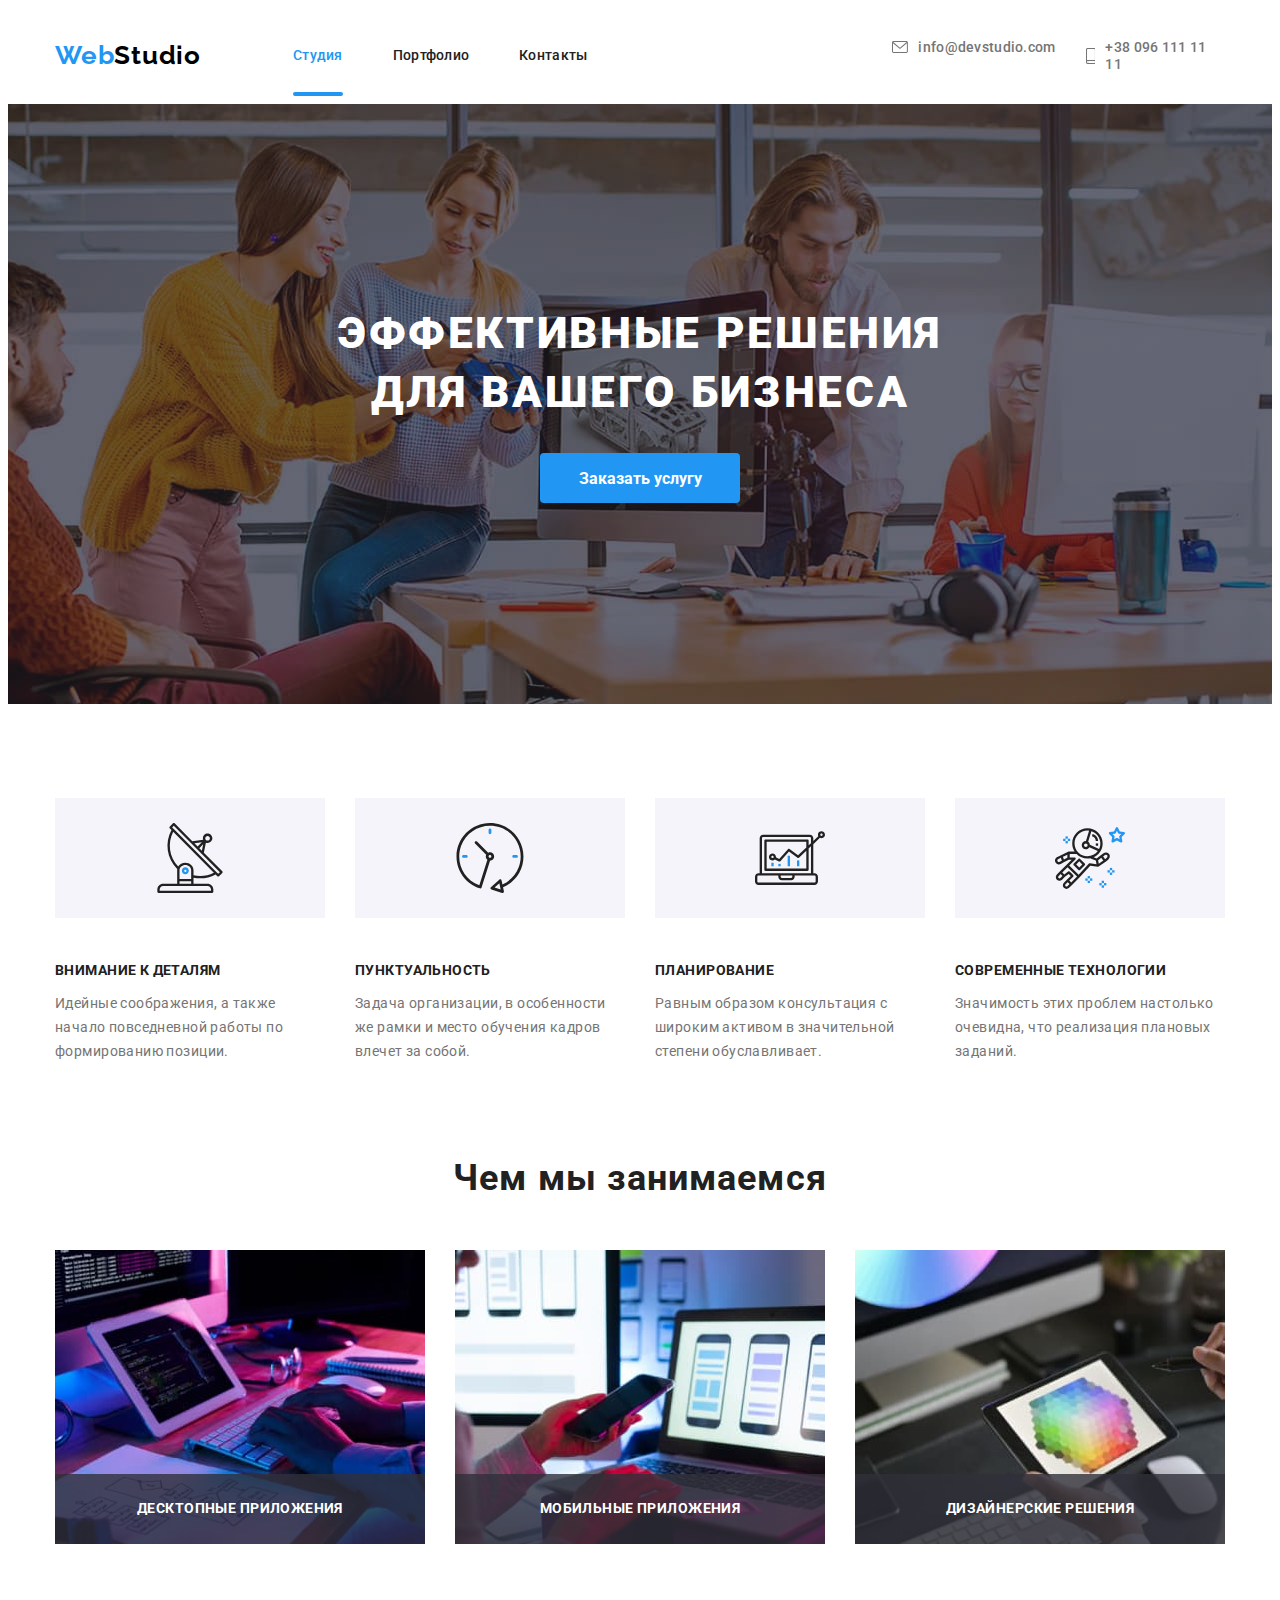
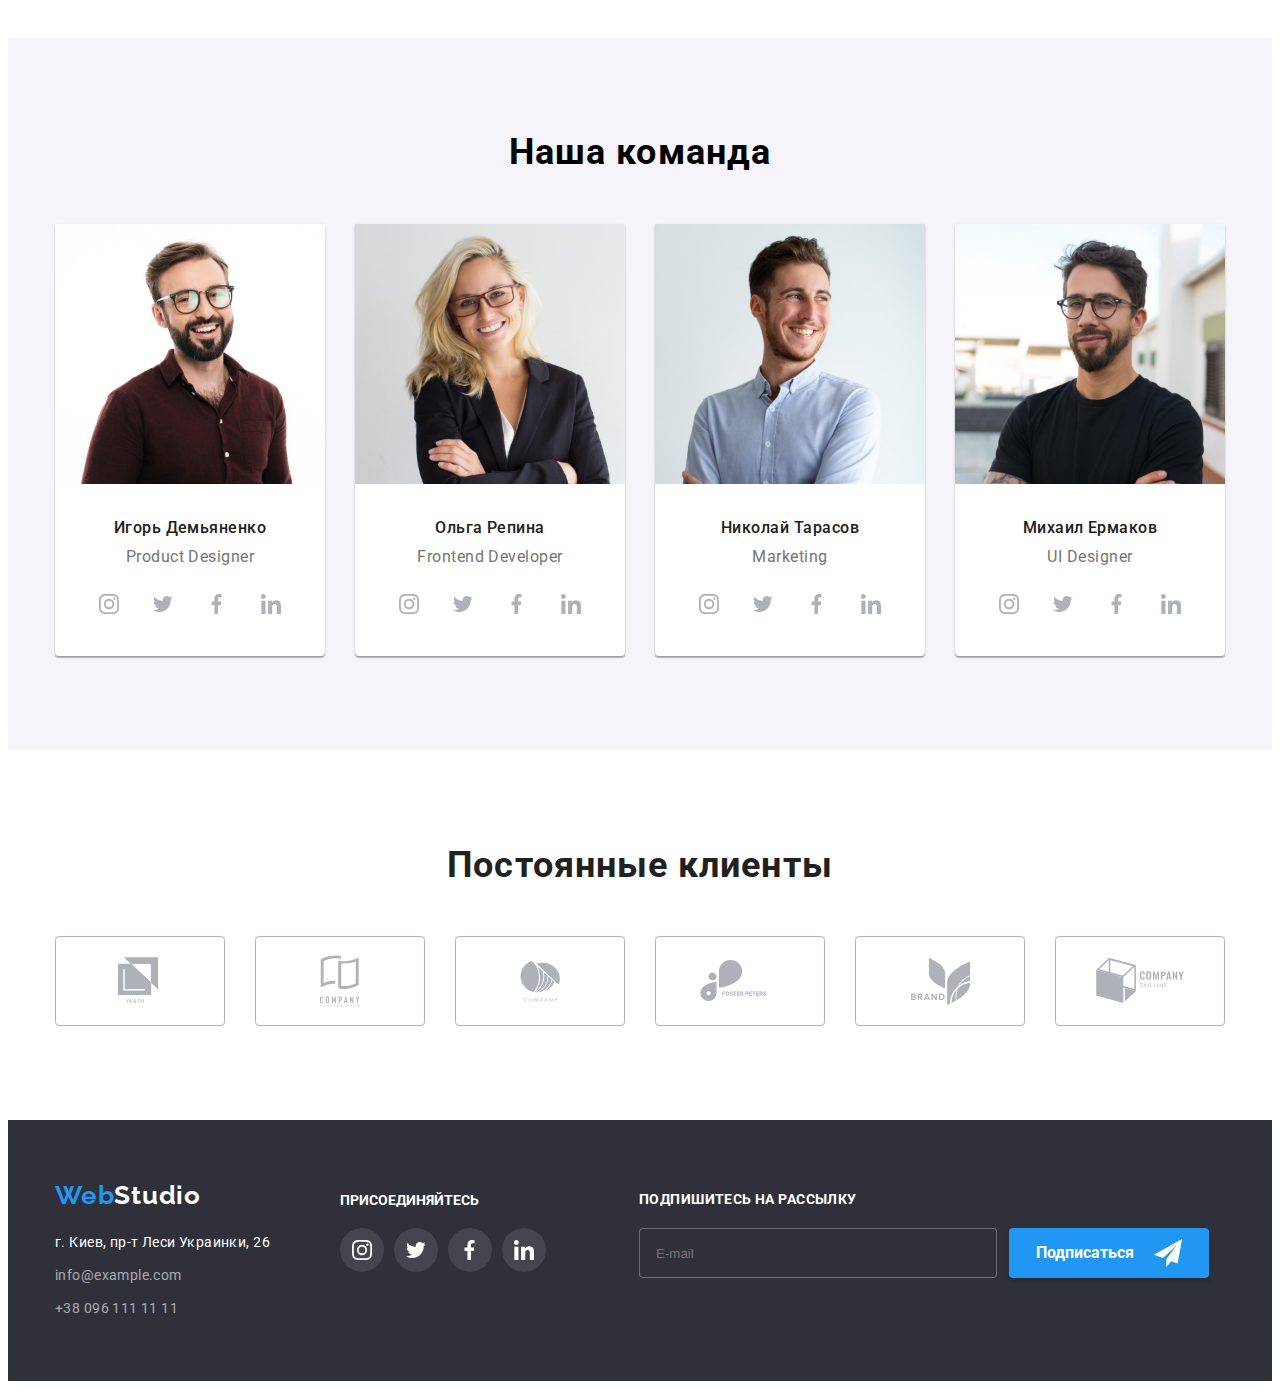
<file: index.html>
<!DOCTYPE html>
<html lang="ru">
<head>
    <meta charset="UTF-8">
    <meta name="viewport" content="width=device-width, initial-scale=1.0">
    <title>goit-markup-hw-07</title>
    <link rel="preconnect" href="https://fonts.gstatic.com">
    <link href="https://fonts.googleapis.com/css2?family=Raleway:wght@700&family=Roboto:wght@400;500;700;900&display=swap"
        rel="stylesheet">
    <link rel="stylesheet" href="https://cdnjs.cloudflare.com/ajax/libs/modern-normalize/1.0.0/modern-normalize.min.css"
        integrity="sha512-ISS7cAi1PEhQ8jnbJpJZMd29NlhNj4AWYyLOSp2CE/CsHxTCu+r+t0D2yoJudVrd0/8fTVPUVDzY5Tvli75u/g=="
        crossorigin="anonymous" />
    <link rel="stylesheet" href="./css/main.min.css">
</head>
<body>
    <header>
        <div class="container-header">   
        <nav class="nav">
            <a class="logo-header" href="">Web<span class="logo-header-2">Studio</span></a>
            <ul class="nav-list">
                <li class="item"><a class="active" href="./index.html">Студия</a></li>
                <li class="item"><a href="./portfolio.html">Портфолио</a></li>
                <li class="item"><a href="#">Контакты</a></li>
            </ul>
        </nav>
            <ul class="contact-us">
                <li class="item">
                    <a href="mailto:info@devstudio.com">
                        <svg class="icon-letter" width="16" height="12">
                            <use href="./images/symbol-defs.svg#icon-letter"></use>
                        </svg>
                            info@devstudio.com
                    </a>
                </li>
                <li class="item">
                    <a href="callto:+380961111111">
                        <svg class="icon-smartphone" width="10" height="16">
                            <use href="./images/symbol-defs.svg#icon-smartphone"></use>
                        </svg>
                        +38 096 111 11 11
                    </a>
                </li>
            </ul>
        </div>
    </header>
    <main>
        <!--hero-->
        <section class="section-hero">
                <h1 class="hero-title" >Эффективные решения <br> для вашего бизнеса</h1>
                <button data-modal-open class="button-hero">Заказать услугу</button>    
        </section>
        <!--futures-->
        <section class="futures-list">
            <div class="container">
                <ul class="futures-flex">
                    <li class="item icon-detales">
                        <h3 class="futures-list-title">Внимание к деталям</h3>
                        <p class="futures-list-description">Идейные соображения, а также начало повседневной работы по формированию позиции.</p>
                    </li>
                    <li class="item icon-intime">
                        <h3 class="futures-list-title">Пунктуальность</h3>
                        <p class="futures-list-description">Задача организации, в особенности же рамки и место обучения кадров влечет за собой.</p>
                    </li>
                    <li class="item icon-plan">
                        <h3 class="futures-list-title">Планирование</h3>
                        <p class="futures-list-description">Равным образом консультация с широким активом в значительной степени обуславливает.</p>
                    </li>
                    <li class="item icon-tech">
                        <h3 class="futures-list-title">Современные технологии</h3>
                        <p class="futures-list-description">Значимость этих проблем настолько очевидна, что реализация плановых заданий.</p>
                    </li>
                </ul>
            </div>
        </section>
        <!--what we are do-->
        <section class=" our-work">
            <div class="container container-our-work">
                <h2 class="what-we-are-do">Чем мы занимаемся</h2>
                    <ul class="work-flex">
                        <li class="item desctop-app">
                                <img src="./images/box1.jpg" alt="photo box 1">
                                <div class="description-our-work">
                                    Десктопные приложения
                                </div>
                        </li>
                        <li class="item mobile-app">
                                <img src="./images/box2.jpg" alt="photo box 1">
                                <div class="description-our-work">
                                    Мобильные приложения
                                </div>
                        </li>
                        <li class="item designe-solution">
                            <img src="./images/box3.jpg" alt="photo box 1">
                            <div class="description-our-work">
                                Дизайнерские решения
                            </div>
                        </li>
                    </ul>
            </div>
        </section>
        <!--our team-->
        <section class="our-team"> 
            <div class="container">
                <h2>Наша команда</h2>
                <ul class="our-team-list">
                    <li class="item">
                        <img src="./images/img.jpg" alt="Игорь Демьяненко">
                        <div>
                            <h3>Игорь Демьяненко</h3>
                            <p>Product Designer</p>
                            <ul class="soc-list">
                                <li class="soc-item">
                                    <a class="soc-link" href="">
                                        <svg class="soc-icon">
                                            <use href="./images/symbol-defs.svg#icon-instagram"></use>
                                        </svg>
                                    </a>
                                </li>
                                <li class="soc-item">
                                    <a class="soc-link" href="">
                                        <svg class="soc-icon">
                                            <use href="./images/symbol-defs.svg#icon-twitter"></use>
                                        </svg>
                                    </a>
                                </li>
                                <li class="soc-item">
                                    <a class="soc-link" href="">
                                        <svg class="soc-icon">
                                            <use href="./images/symbol-defs.svg#icon-facebook"></use>
                                        </svg>
                                    </a>
                                </li>
                                <li class="soc-item">
                                    <a class="soc-link" href="">
                                        <svg class="soc-icon">
                                            <use href="./images/symbol-defs.svg#icon-linkedin"></use>
                                        </svg>
                                    </a>
                                </li>
                            </ul>
                        </div>
                    </li>
                    <li class="item">
                        <img src="./images/img1.jpg" alt="Ольга Репина">
                        <div>
                            <h3>Ольга Репина</h3>
                            <p>Frontend Developer</p>
                            <ul class="soc-list" >
                                <li class="soc-item">
                                    <a class="soc-link" href=""> 
                                        <svg class="soc-icon">
                                            <use href="./images/symbol-defs.svg#icon-instagram"></use>
                                        </svg>
                                    </a>
                                </li>
                                <li class="soc-item">
                                    <a class="soc-link" href="">
                                        <svg class="soc-icon">
                                            <use href="./images/symbol-defs.svg#icon-twitter"></use>
                                        </svg>
                                    </a>
                                </li>
                                <li class="soc-item">
                                    <a class="soc-link" href="">
                                        <svg class="soc-icon">
                                            <use href="./images/symbol-defs.svg#icon-facebook"></use>
                                        </svg>
                                    </a>
                                </li>
                                <li class="soc-item">
                                    <a class="soc-link" href="">
                                        <svg class="soc-icon">
                                            <use href="./images/symbol-defs.svg#icon-linkedin"></use>
                                        </svg>
                                    </a>
                                </li>
                            </ul>
                        </div>
                    </li>
                    <li class="item">
                        <img src="./images/img2.jpg" alt="Николай Тарасов">
                        <div>
                            <h3>Николай Тарасов</h3>
                            <p>Marketing</p>
                            <ul class="soc-list">
                                <li class="soc-item">
                                    <a class="soc-link" href="">
                                        <svg class="soc-icon">
                                            <use href="./images/symbol-defs.svg#icon-instagram"></use>
                                        </svg>
                                    </a>
                                </li>
                                <li class="soc-item">
                                    <a class="soc-link" href="">
                                        <svg class="soc-icon">
                                            <use href="./images/symbol-defs.svg#icon-twitter"></use>
                                        </svg>
                                    </a>
                                </li>
                                <li class="soc-item">
                                    <a class="soc-link" href="">
                                        <svg class="soc-icon">
                                            <use href="./images/symbol-defs.svg#icon-facebook"></use>
                                        </svg>
                                    </a>
                                </li>
                                <li class="soc-item">
                                    <a class="soc-link" href="">
                                        <svg class="soc-icon">
                                            <use href="./images/symbol-defs.svg#icon-linkedin"></use>
                                        </svg>
                                    </a>
                                </li>
                            </ul>
                        </div>
                    </li>
                    <li class="item">
                        <img src="./images/img3.jpg" alt="Михаил Ермаков">
                        <div>
                            <h3>Михаил Ермаков</h3>
                            <p>UI Designer</p>
                            <ul class="soc-list">
                                <li class="soc-item">
                                    <a class="soc-link" href="">
                                        <svg class="soc-icon">
                                            <use href="./images/symbol-defs.svg#icon-instagram"></use>
                                        </svg>
                                    </a>
                                </li>
                                <li class="soc-item">
                                    <a class="soc-link" href="">
                                        <svg class="soc-icon">
                                            <use href="./images/symbol-defs.svg#icon-twitter"></use>
                                        </svg>
                                    </a>
                                </li>
                                <li class="soc-item">
                                    <a class="soc-link" href="">
                                        <svg class="soc-icon">
                                            <use href="./images/symbol-defs.svg#icon-facebook"></use>
                                        </svg>
                                    </a>
                                </li>
                                <li class="soc-item">
                                    <a class="soc-link" href="">
                                        <svg class="soc-icon">
                                            <use href="./images/symbol-defs.svg#icon-linkedin"></use>
                                        </svg>
                                    </a>
                                </li>
                            </ul>
                        </div>
                    </li>
                </ul>
            </div>
        </section>
        <!--cliens-->
        <section class="client">
                    <div class="container">
                        <h2 class="client-title">Постоянные клиенты</h2>
                        <ul class="client-list">
                            <li class="client-item">
                                <a class="client-link" href="">
                                    <svg class="client-icon" width="44.27" height="49.23">
                                        <use href="./images/symbol-defs.svg#icon-brand-1"></use>
                                    </svg>
                                </a>
                            </li>
                            <li class="client-item">
                                <a class="client-link" href="">
                                    <svg class="client-icon" width="40" height="52">
                                        <use href="./images/symbol-defs.svg#icon-brand-2"></use>
                                    </svg>
                                </a>
                            </li>
                            <li class="client-item">
                                <a class="client-link" href="">
                                    <svg class="client-icon" width="41" height="41.26">
                                        <use href="./images/symbol-defs.svg#icon-brand-3"></use>
                                    </svg>
                                </a>
                            </li>
                            <li class="client-item">
                                <a class="client-link" href="">
                                    <svg class="client-icon" width="79.66" height="42.02">
                                        <use href="./images/symbol-defs.svg#icon-brand-4"></use>
                                    </svg>
                                </a>
                            </li>
                            <li class="client-item">
                                <a class="client-link" href="">
                                    <svg class="client-icon" width="59" height="47">
                                        <use href="./images/symbol-defs.svg#icon-brand-5"></use>
                                    </svg>
                                </a>
                            </li>
                            <li class="client-item">
                                <a class="client-link" href="">
                                    <svg class="client-icon" width="88.48" height="45.44">
                                        <use href="./images/symbol-defs.svg#icon-brand-6"></use>
                                    </svg>
                                </a>
                            </li>

                        </ul>
                    </div>
        </section>
    </main>
    <footer class="footer">
        <div class="container footer-block">
            <div class="contact-block">
                <a class="logo-footer" href="">Web<span class="logo-footer-2">Studio</span></a>
                <address class="address">
                <ul class="address-list">
                    <li>
                        <a class="address-office" href="#">г. Киев, пр-т Леси Украинки, 26</a>
                    </li>
                    <li class="address-item">
                        <a class="address-mail" href="mailto:info@example.com">info@example.com</a>
                    </li>
                    <li class="address-item">
                        <a class="address-phone" href="callto:+380961111111">+38 096 111 11 11</a>
                    </li>
                </ul>
                </address>
            </div>
            <div class="soc-block">
                <h3>ПРИСОЕДИНЯЙТЕСЬ</h3>
                <ul>
                <li class="soc-item">
                    <a class="soc-link" href="">
                        <svg class="soc-icon icon-footer">
                            <use href="./images/symbol-defs.svg#icon-instagram"></use>
                        </svg>
                    </a>
                </li>
                <li class="soc-item">
                    <a class="soc-link" href="">
                        <svg class="soc-icon icon-footer">
                            <use href="./images/symbol-defs.svg#icon-twitter"></use>
                        </svg>
                    </a>
                </li>
                <li class="soc-item">
                    <a class="soc-link" href="">
                        <svg class="soc-icon icon-footer">
                            <use href="./images/symbol-defs.svg#icon-facebook"></use>
                        </svg>
                    </a>
                </li>
                <li class="soc-item">
                    <a class="soc-link" href="">
                        <svg class="soc-icon icon-footer">
                            <use href="./images/symbol-defs.svg#icon-linkedin"></use>
                        </svg>
                    </a>
                </li>
                </ul>   
            </div>
            <div class="mailing-block">
                <form class="mailing-form">
                    <h3>Подпишитесь на рассылку</h3>
                    <div class="mailing-block">
                        <label >
                            <input class="input-mailing" type="email" name="email-mailing" placeholder="E-mail">
                            </label>
                            <button class="mailing-button">
                                Подписаться 
                                <svg class="client-icon" width="28" height="28" >
                                    <use href="./images/symbol-defs.svg#icon-send"></use>
                                </svg>
                            </button>
                    </div>
                </form>
            </div>
        </div>
    </footer>
    <!-- MODAL WINDOW -->
    <div data-modal class="backdrop is-hidden">
        <div class="modal">
            
            <form class="modal">
                <div class="modal-title">
                    <p>Оставьте свои данные, мы вам перезвоним</p>
                </div>
                <label class="modal-field">
                    <span class="modal-label">Имя</span>
                    <span>
                    <input class="input-name" type="text" name="name">
                        <svg class="icon modal-name">
                            <use href="./images/symbol-defs.svg#icon-person-form"></use>
                        </svg>
                    </span>
                </label>
                <label class="modal-field">
                    <span class="modal-label">Телефон</span>
                    <span>
                        <input class="input-tel" type="tel" name="tel">
                        <svg class="icon modal-tel">
                            <use href="./images/symbol-defs.svg#icon-phone-form"></use>
                        </svg>
                    </span>
                </label>
                <label class="modal-field">
                    <span class="modal-label">Почта</span>
                    <span>
                        <input class="input-email" type="email" name="email">
                        <svg class="icon modal-email">
                            <use href="./images/symbol-defs.svg#icon-email-form"></use>
                        </svg>
                    </span>
                </label>
                <label class="modal-field">
                    <span class="modal-label">Комментарий</span>
                    <textarea name="textarea"  rows="5" placeholder="Введите текст"></textarea>
                </label>
                <label class="modal-checkbox">
                    <input class="check-input" type="checkbox" name="checkbox">
                    <span class="check-box"></span>
                    Соглашаюсь с рассылкой и принимаю <a href=""> Условия договора</a>
                </label>
                <button class="button-submit" type="submit">Отправить</button>
            </form>
            <button data-modal-close class="button-modal">
                <svg class="icon-modal">
                    <use href="./images/symbol-defs.svg#icon-close"></use>
                </svg>
            </button>
        </div>
    </div>
    <script src="./js/modal.js"></script>
</body>
</html>
</file>
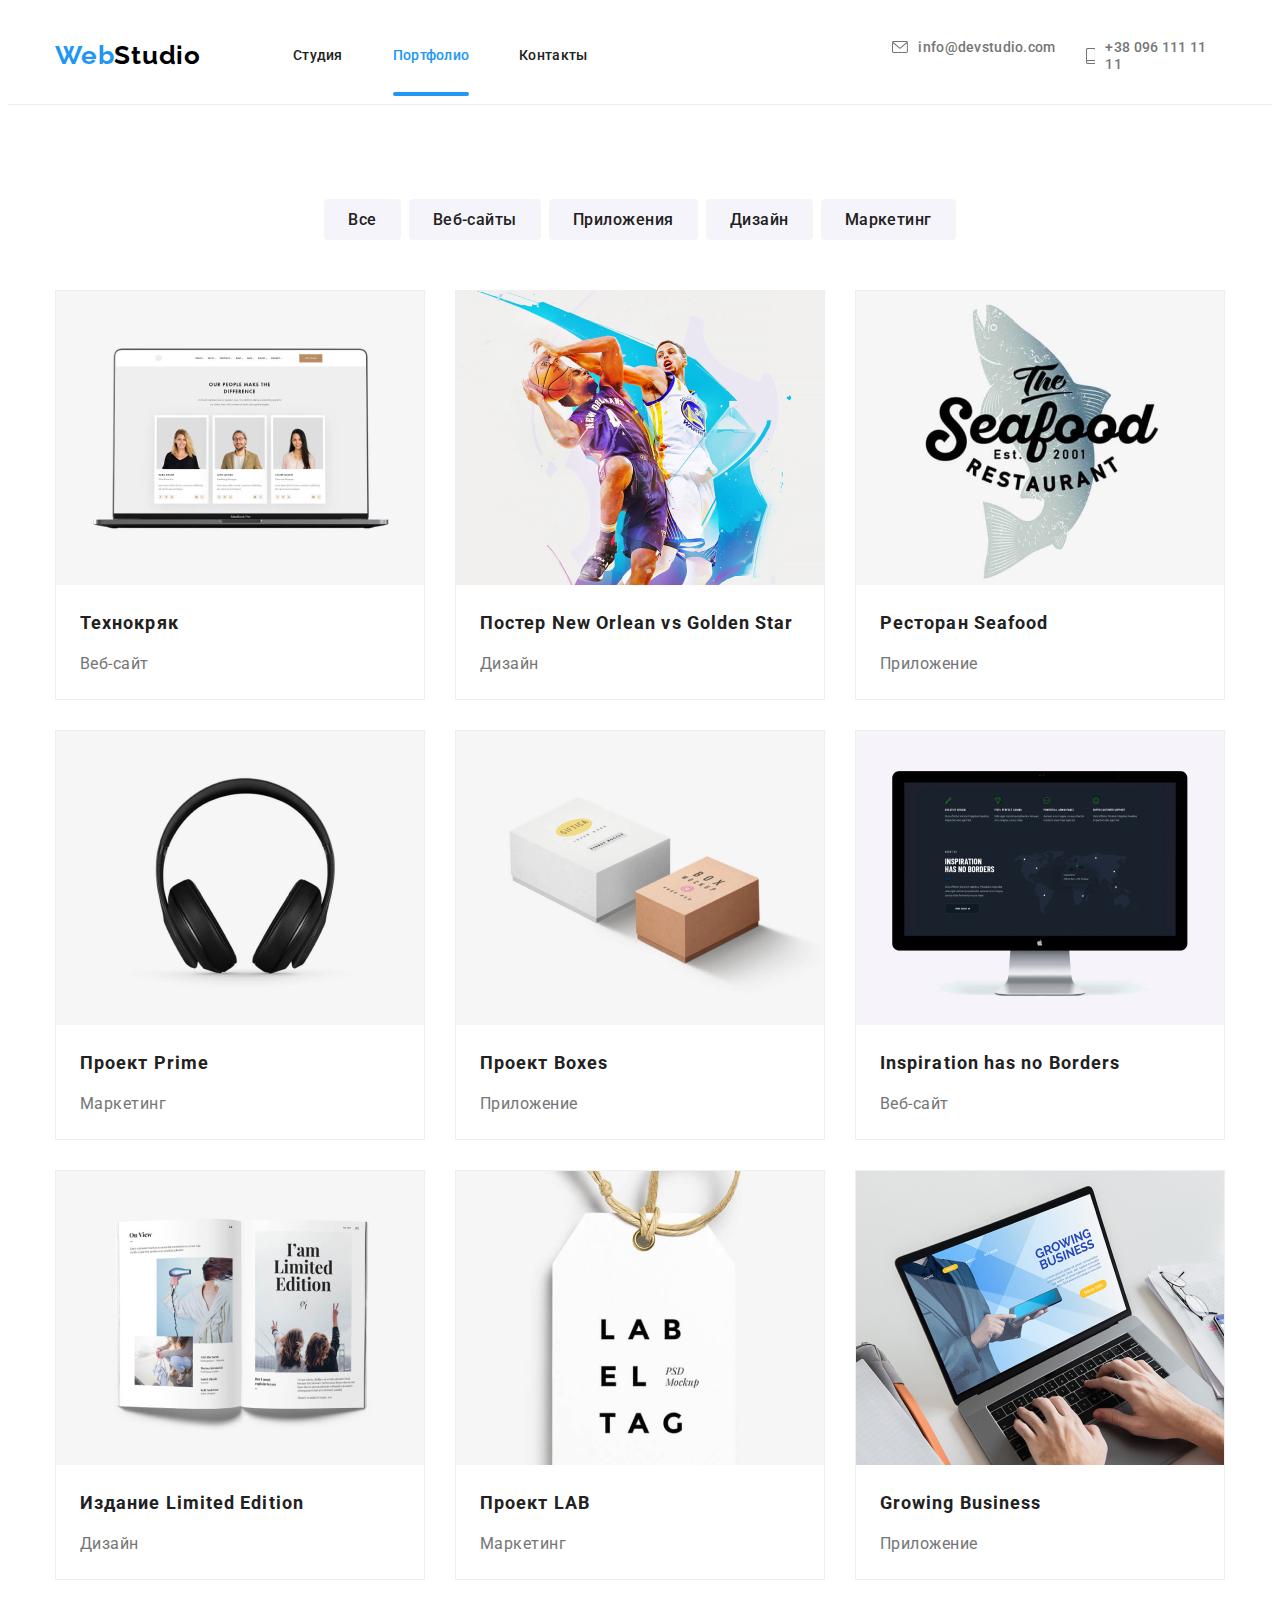
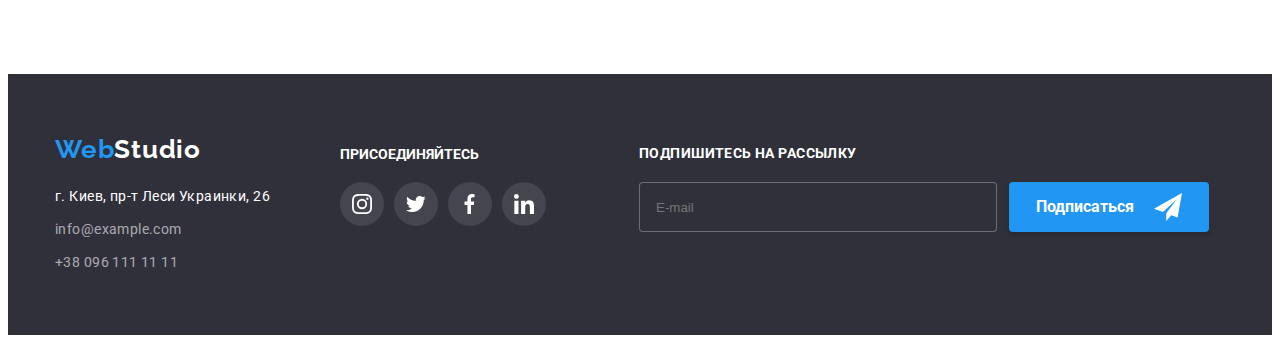
<file: portfolio.html>
<!DOCTYPE html>
<html lang="ru">

<head>
    <meta charset="UTF-8">
    <meta name="viewport" content="width=device-width, initial-scale=1.0">
    <title>goit-markup-hw-07</title>
    <link rel="preconnect" href="https://fonts.gstatic.com">
    <link href="https://fonts.googleapis.com/css2?family=Raleway:wght@700&family=Roboto:wght@400;500;700;900&display=swap"
        rel="stylesheet">
    <link rel="stylesheet" href="https://cdnjs.cloudflare.com/ajax/libs/modern-normalize/1.0.0/modern-normalize.min.css"
        integrity="sha512-ISS7cAi1PEhQ8jnbJpJZMd29NlhNj4AWYyLOSp2CE/CsHxTCu+r+t0D2yoJudVrd0/8fTVPUVDzY5Tvli75u/g=="
        crossorigin="anonymous" />
    <link rel="stylesheet" href="./css/main.min.css">
</head>


<body>
    <header>
        <div class="container-header">
            <nav class="nav">
                <a class="logo-header" href="">Web<span class="logo-header-2">Studio</span></a>
                <ul class="nav-list">
                    <li class="item"><a href="./index.html">Студия</a></li>
                    <li class="item"><a class="active" href="./portfolio.html">Портфолио</a></li>
                    <li class="item"><a href="#">Контакты</a></li>
                </ul>
            </nav>
                <ul class="contact-us">
                    <li class="item">
                        <a href="mailto:info@devstudio.com">
                            <svg class="icon-letter" width="16" height="12">
                                <use href="./images/symbol-defs.svg#icon-letter"></use>
                            </svg>
                            info@devstudio.com
                        </a>
                    </li>
                    <li class="item">
                        <a href="callto:+380961111111">
                            <svg class="icon-smartphone" width="10" height="16">
                                <use href="./images/symbol-defs.svg#icon-smartphone"></use>
                            </svg>
                            +38 096 111 11 11
                        </a>
                    </li>
                </ul>
        </div>
    </header>
    <main>
        <!--portfolio section-->
        <section class="portfolio-section">
            <div class="container">
                <h1 hidden>Портфолио</h1>
                    <ul class="portfolio-section-list">
                        <li class="item"><button type="button">Все</button></li>
                        <li class="item"><button type="button">Веб-сайты</button></li>
                        <li class="item"><button type="button">Приложения</button></li>
                        <li class="item"><button type="button">Дизайн</button></li>
                        <li class="item"><button type="button">Маркетинг</button></li>
                    </ul>
                    <ul class="portfolio-list">
                        <li class="item">
                            <a class="portfolio-link" href="#">
                                <div class="portfolio-thumb">
                                    <img src="./images/portfolio1.jpg" alt="portfolio">
                                    <div class="overlay">
                                        <p class="overlay-description">Технокряк это современная площадка распространения коронавируса. Компании используют эту платформу для цифрового
                                        шпионажа и атак на защищённые сервера конкурентов.</p>
                                    </div>
                                </div>
                                <div class="item-title">
                                    <h2>Технокряк</h2>
                                    <p class="portfolio-list-title">Веб-сайт</p>
                                </div>
                            </a>
                        </li>
                        <li class="item">
                            <a class="portfolio-link"  href="#">
                                <div class="portfolio-thumb">
                                    <img src="./images/portfolio2.jpg" alt="portfolio2">
                                    <div class="overlay">
                                        <p class="overlay-description">Lorem ipsum dolor sit amet.</p>
                                    </div>
                                </div>
                                <div class="item-title">
                                    <h2>Постер New Orlean vs Golden Star</h2>
                                    <p class="portfolio-list-title">Дизайн</p>
                                </div>
                            </a>
                        </li>
                        <li class="item">
                            <a class="portfolio-link" href="#">
                                <div class="portfolio-thumb">
                                    <img src="./images/portfolio3.jpg" alt="portfolio3">
                                    <div class="overlay">
                                        <p class="overlay-description">Lorem ipsum dolor sit amet consectetur.</p>
                                    </div>
                                </div>
                                <div class="item-title">
                                <h2>Ресторан Seafood</h2>
                                <p class="portfolio-list-title">Приложение</p>
                                </div>
                            </a>
                        </li>
                        <li class="item">
                            <a class="portfolio-link" href="#">
                                <div class="portfolio-thumb">
                                    <img src="./images/portfolio4.jpg" alt="portfolio4">
                                    <div class="overlay">
                                        <p class="overlay-description">Lorem ipsum dolor sit, amet consectetur adipisicing.</p>
                                    </div>
                                </div>
                                <div class="item-title">
                                <h2>Проект Prime</h2>
                                <p class="portfolio-list-title">Маркетинг</p>
                                </div>
                            </a>
                        </li>
                        <li class="item">
                            <a class="portfolio-link" href="#">
                                <div class="portfolio-thumb">
                                    <img src="./images/portfolio5.jpg" alt="portfolio5">
                                    <div class="overlay">
                                        <p class="overlay-description">Lorem ipsum dolor sit amet consectetur adipisicing elit.</p>
                                    </div>
                                </div>
                                <div class="item-title">
                                <h2>Проект Boxes</h2>
                                <p class="portfolio-list-title">Приложение</p>
                                </div>
                            </a>
                        </li>
                        <li class="item">
                            <a class="portfolio-link" href="#">
                                <div class="portfolio-thumb">
                                    <img src="./images/portfolio6.jpg" alt="portfolio6">
                                    <div class="overlay">
                                        <p class="overlay-description">Lorem ipsum dolor sit amet consectetur adipisicing elit. Impedit.</p>
                                    </div>
                                </div>
                                <div class="item-title">
                                <h2>Inspiration has no Borders</h2>
                                <p class="portfolio-list-title">Веб-сайт</p>
                                </div>
                            </a>
                        </li>
                        <li class="item">
                            <a class="portfolio-link" href="#">
                                <div class="portfolio-thumb">
                                    <img src="./images/portfolio7.jpg" alt="portfolio7">
                                    <div class="overlay">
                                        <p class="overlay-description">Lorem ipsum dolor sit amet consectetur adipisicing elit. Assumenda, enim?</p>
                                    </div>
                                </div>
                                <div class="item-title">
                                <h2>Издание Limited Edition</h2>
                                <p class="portfolio-list-title">Дизайн</p>
                                </div>
                            </a>
                        </li>
                        <li class="item">
                            <a class="portfolio-link" href="#">
                                <div class="portfolio-thumb">
                                    <img src="./images/portfolio8.jpg" alt="portfolio8">
                                    <div class="overlay">
                                        <p class="overlay-description">Lorem ipsum dolor sit amet consectetur adipisicing elit. Dolore, magnam deserunt.</p>
                                    </div>
                                </div>
                                <div class="item-title">
                                <h2>Проект LAB</h2>
                                <p class="portfolio-list-title">Маркетинг</p>
                            </div>
                            </a>
                        </li>
                        <li class="item">
                            <a class="portfolio-link" href="#">
                                <div class="portfolio-thumb">
                                    <img src="./images/portfolio9.jpg" alt="portfolio9">
                                    <div class="overlay">
                                        <p class="overlay-description">Lorem ipsum dolor sit amet consectetur adipisicing elit. Ipsam quaerat voluptates delectus.</p>
                                    </div>
                                </div>
                                <div class="item-title">
                                <h2>Growing Business</h2>
                                <p class="portfolio-list-title">Приложение</p>
                            </div>
                            </a>
                        </li>
                    </ul>
            </div>
        </section>
    </main>
<footer class="footer">
    <div class="container footer-block">
        <div class="contact-block">
            <a class="logo-footer" href="">Web<span class="logo-footer-2">Studio</span></a>
            <address class="address">
                <ul class="address-list">
                    <li>
                        <a class="address-office" href="#">г. Киев, пр-т Леси Украинки, 26</a>
                    </li>
                    <li class="address-item">
                        <a class="address-mail" href="mailto:info@example.com">info@example.com</a>
                    </li>
                    <li class="address-item">
                        <a class="address-phone" href="callto:+380961111111">+38 096 111 11 11</a>
                    </li>
                </ul>
            </address>
        </div>
        <div class="soc-block">
            <h3>ПРИСОЕДИНЯЙТЕСЬ</h3>
            <ul>
                <li class="soc-item">
                    <a class="soc-link" href="">
                        <svg class="soc-icon icon-footer">
                            <use href="./images/symbol-defs.svg#icon-instagram"></use>
                        </svg>
                    </a>
                </li>
                <li class="soc-item">
                    <a class="soc-link" href="">
                        <svg class="soc-icon icon-footer">
                            <use href="./images/symbol-defs.svg#icon-twitter"></use>
                        </svg>
                    </a>
                </li>
                <li class="soc-item">
                    <a class="soc-link" href="">
                        <svg class="soc-icon icon-footer">
                            <use href="./images/symbol-defs.svg#icon-facebook"></use>
                        </svg>
                    </a>
                </li>
                <li class="soc-item">
                    <a class="soc-link" href="">
                        <svg class="soc-icon icon-footer">
                            <use href="./images/symbol-defs.svg#icon-linkedin"></use>
                        </svg>
                    </a>
                </li>
            </ul>
        </div>
        <div class="mailing-block">
            <form class="mailing-form">
                <h3>Подпишитесь на рассылку</h3>
                <div class="mailing-block">
                    <label>
                        <input class="input-mailing" type="email" name="email-mailing" placeholder="E-mail">
                    </label>
                    <button class="mailing-button">
                        Подписаться
                        <svg class="client-icon" width="28" height="28">
                            <use href="./images/symbol-defs.svg#icon-send"></use>
                        </svg>
                    </button>
                </div>
            </form>
        </div>
    </div>
</footer>
</body>

</html>
</file>
<file: css/main.min.css>
:root{--primary-text-color: #757575;--title-text-color: #212121;--accent-color: #2196f3;--logo-color: #000000;--primary-bg-color: #ffffff;--bg-color: #2f303a}html{box-sizing:border-box}*,*::before,*::after{box-sizing:inherit}body{font-family:roboto, sans-serif;background-color:var(--primary-bg-color)}ul{list-style:none;margin-top:0;margin-bottom:0;padding-left:0}a{text-decoration:none}.container{width:1200px;padding-left:15px;padding-right:15px;margin-left:auto;margin-right:auto}.logo-header{width:145px;height:31px;left:215px;top:24px;font-family:Raleway;font-style:normal;font-weight:bold;font-size:26px;line-height:31px;letter-spacing:0.03em;color:var(--accent-color)}.logo-header-2{color:var(--logo-color)}.logo-footer{width:145px;height:31px;left:215px;top:2157px;font-family:Raleway;font-style:normal;font-weight:bold;font-size:26px;line-height:31px;letter-spacing:0.03em;color:var(--accent-color)}.logo-footer-2{color:var(--primary-bg-color)}.backdrop{position:fixed;top:0;left:0;width:100%;height:100%;background:rgba(0,0,0,0.2);opacity:1;transition:opacity 250ms cubic-bezier(0.4, 0, 0.2, 1)}.modal{position:absolute;top:50%;left:50%;transform:scale(1) translate(-50%, -50%);width:528px;height:581px;background-color:var(--primary-bg-color)}.backdrop.is-hidden .modal{transform:scale(0.9) translate(-50%, -50%);top:50%;left:50%}.button-modal{position:absolute;width:30px;height:30px;right:8px;top:8px;border:1px solid rgba(0,0,0,0.1);border-radius:50%;background-color:transparent}.button-modal:hover .icon-modal{fill:var(--accent-color)}.icon-modal{position:absolute;width:18px;height:18px;top:14px;left:14px;transform:translate(-50%, -50%)}.backdrop.is-hidden{opacity:0;pointer-events:none}form{padding:40px;display:flex;flex-direction:column}.input-name,.input-tel,.input-email{display:block;width:100%;border:1px solid rgba(33,33,33,0.2);border-radius:4px;height:40px;padding-left:42px}textarea{display:block;width:100%;border:1px solid rgba(33,33,33,0.2);border-radius:4px;resize:none}.modal-title p{margin-bottom:12px;margin-top:0px;font-family:Roboto;font-style:normal;font-weight:bold;font-size:20px;line-height:1.15;text-align:center;letter-spacing:0.03em;columns:var(--title-text-color)}.modal-field{position:relative;margin-bottom:10px}.modal-field .icon{position:absolute;width:18px;height:18px;bottom:11px;left:12px}.modal-label{font-family:Roboto;font-style:normal;font-weight:normal;font-size:12px;line-height:1.16;letter-spacing:0.01em;color:var(--primary-text-color)}.check-input{position:absolute;-webkit-appearance:none;-moz-appearance:none;border-color:transparent}.check-input:checked+.check-box{background-image:url(/images/icon-check.svg)}.modal-checkbox{position:relative;margin-left:36.38px;margin-bottom:30px;font-family:Roboto;font-style:normal;font-weight:normal;font-size:14px;line-height:1.7;letter-spacing:0.03em;color:var(--primary-text-color)}.modal-checkbox a{color:var(--accent-color);text-decoration:underline}.check-box{position:absolute;width:16px;height:15px;left:-24.38px;top:4px;background-image:url(/images/checkbox.svg);background-size:cover}textarea:focus,.input-name:focus,.input-tel:focus,.input-email:focus{outline:none;border-color:var(--accent-color)}.input-tel:focus+.modal-tel,.input-name:focus+.modal-name,.input-email:focus+.modal-email{fill:var(--accent-color)}textarea{padding:12px 16px;margin-bottom:20px}.modal{background:#ffffff;box-shadow:0px 1px 3px rgba(0,0,0,0.12),0px 1px 1px rgba(0,0,0,0.14),0px 2px 1px rgba(0,0,0,0.2);border-radius:4px}.button-submit{position:absolute;bottom:40px;left:164px;width:200px;height:50px;color:var(--primary-bg-color);box-shadow:0px 4px 4px rgba(0,0,0,0.15);border-radius:4px;background-color:var(--accent-color);border:none}.mailing-form{position:relative;padding:12px 0 0 93px}.mailing-form h3{margin:0 0 20px;font-family:Roboto;font-style:normal;font-weight:bold;font-size:14px;line-height:1.14;letter-spacing:0.03em;text-transform:uppercase;color:var(--primary-bg-color)}.mailing-block{display:flex}.input-mailing{width:358px;height:50px;padding:16px;color:var(--primary-bg-color);border:1px solid rgba(255,255,255,0.3);border-radius:4px;outline:none;background-color:var(--bg-color)}.mailing-button{display:flex;margin-left:12px;width:200px;height:50px;justify-content:space-evenly;align-items:center;box-shadow:0px 4px 4px rgba(0,0,0,0.15);border-radius:4px;background-color:var(--accent-color);color:var(--primary-bg-color);border:transparent;font-family:Roboto;font-style:normal;font-weight:bold;font-size:16px;line-height:1.87}.header{margin-bottom:0;padding-left:0;padding-right:0}.container-header{display:flex;flex-direction:row;justify-content:space-between;width:1170px;margin-left:auto;margin-right:auto}.nav{display:flex;align-items:center}.nav-list{display:flex;margin-left:93px;padding-left:0}.nav-list .item:not(:last-child){margin-right:50px}.nav-list a{position:relative;display:block;padding-top:32px;padding-bottom:32px}.nav-list .active{color:var(--accent-color)}.nav-list .active::after{content:" ";position:absolute;left:0;bottom:0;display:block;width:100%;height:4px;background-color:var(--accent-color);border-radius:2px}.nav-list a{font-family:Roboto;font-style:normal;font-weight:500;font-size:14px;line-height:1.2;letter-spacing:0.02em;color:var(--title-text-color)}.nav-list a:hover,.nav-list a:focus{color:var(--accent-color);transition-duration:500ms;transition-timing-function:cubic-bezier(0.4, 0, 0.2, 1)}.contact-us{display:flex;margin-top:0;margin-bottom:0;padding-left:0;margin-left:305px}.contact-us a{display:block;padding-top:31px;padding-bottom:31px;color:var(--primary-text-color)}.contact-us .item:not(:last-child){margin-right:30px}.contact-us a{display:inline-flex;font-family:Roboto;font-style:normal;font-weight:500;font-size:14px;line-height:1.2;letter-spacing:0.02em;color:var(--primary-text-color);align-items:center}.contact-us a:hover,.contact-us a:focus{color:var(--accent-color);transition-duration:500ms;transition-timing-function:cubic-bezier(0.4, 0, 0.2, 1)}.contact-us a:hover .icon-letter,.contact-us a:focus .icon-letter,.contact-us a:hover .icon-smartphone,.contact-us a:focus .icon-smartphone{fill:currentColor}.icon-letter,.icon-smartphone{margin-right:10px;fill:var(--primary-text-color)}.section-hero{padding-top:200px;padding-bottom:200px;margin-left:auto;margin-right:auto;background-image:linear-gradient(to right, rgba(47,48,58,0.4), rgba(47,48,58,0.4)),url("../images/hero-font.jpg");max-width:1600px;height:600px;background-repeat:no-repeat;background-position:center;background-size:cover}.hero-title{color:var(--primary-bg-color);font-family:Roboto;font-style:normal;font-weight:900;font-size:44px;line-height:1.36;letter-spacing:0.06em;text-transform:uppercase;text-align:center;margin-top:0;margin-bottom:30px}.button-hero{font-family:Roboto;font-style:normal;font-weight:bold;width:200px;height:50px;font-size:16px;line-height:1.2;background-color:var(--accent-color);color:var(--primary-bg-color);display:block;margin-top:0;margin-left:auto;margin-right:auto;border-style:solid;border-radius:4px;border-color:var(--accent-color)}.futures-list{padding-top:94px;padding-bottom:94px}.futures-list p{margin-top:0;margin-bottom:0}.futures-list h2{margin-top:0;margin-bottom:10px}.futures-list .item::before{display:block;height:120px;content:"";background-color:#f5f4fa;margin-bottom:30px;background-repeat:no-repeat;background-position:center}.futures-list .icon-detales::before{background-image:url("../images/antenna 1.svg")}.futures-list .icon-intime::before{background-image:url("../images/clock 1.svg")}.futures-list .icon-plan::before{background-image:url("../images/diagram 1.svg")}.futures-list .icon-tech::before{background-image:url("../images/astronaut 1.svg")}.futures-flex{display:flex;flex-wrap:wrap;padding-left:0}.futures-flex .item{display:flex;flex-direction:column;width:270px;margin-right:30px}.futures-flex .item:nth-child(4n){margin-right:0}.futures-list-title{font-style:normal;font-weight:bold;font-size:14px;line-height:1.2;letter-spacing:0.03em;text-transform:uppercase;color:var(--title-text-color)}.futures-list-description{font-style:normal;font-weight:normal;font-size:14px;line-height:1.71;letter-spacing:0.03em;color:var(--primary-text-color)}.work-flex{display:flex;padding-left:0}.work-flex .item{justify-content:space-between}.work-flex .item+.item{margin-left:30px}.work-flex img{display:block;width:370px;height:294px}.desctop-app,.mobile-app,.designe-solution{position:relative}.description-our-work{display:block;position:absolute;width:370px;height:70px;padding-top:27px;padding-bottom:27px;bottom:0;background-color:rgba(47,48,58,0.8);color:var(--primary-bg-color);font-family:Roboto;font-style:normal;font-weight:bold;font-size:14px;line-height:1.14;text-align:center;letter-spacing:0.03em;text-transform:uppercase}.our-work{padding-top:0px;padding-bottom:94px}.container-our-work{margin:auto}.what-we-are-do{font-family:Roboto;font-style:normal;font-weight:bold;font-size:36px;line-height:1.16;letter-spacing:0.03em;color:var(--title-text-color);margin-top:0;margin-bottom:50px;text-align:center}.our-team{background-color:#f5f4fa;padding-top:94px;padding-bottom:94px}.our-team h2{font-family:Roboto;font-style:normal;font-weight:bold;font-size:36px;line-height:1.16;letter-spacing:0.03em;display:block;margin-top:0;margin-bottom:50px;text-align:center}.our-team p{margin-top:0;margin-bottom:16px;font-style:normal;font-weight:normal;font-size:16px;line-height:1.2;letter-spacing:0.03em;color:var(--primary-text-color)}.our-team img{margin-top:0;margin-bottom:30px;width:270px;height:260px}.our-team .item{text-align:center;width:270px;background:var(--primary-bg-color);box-shadow:0px 1px 3px rgba(0,0,0,0.12),0px 1px 1px rgba(0,0,0,0.14),0px 2px 1px rgba(0,0,0,0.2);border-radius:0px 0px 4px 4px}.our-team-list{display:flex;padding-left:0}.our-team-list .item{justify-content:space-between;width:270px}.our-team-list .item+.item{margin-left:30px}.our-team-list h3{margin-top:0;margin-bottom:10px;font-style:normal;font-weight:500;font-size:16px;line-height:1.2;letter-spacing:0.03em;color:var(--title-text-color)}.soc-list{display:flex;margin:0px 32px 30px;padding-left:0px;justify-content:space-between;align-items:center}.soc-link{display:flex;justify-content:center;align-items:center;width:44px;height:44px;border-radius:50%}.soc-link:hover,.soc-link:focus{background-color:var(--accent-color);transition-duration:500ms;transition-timing-function:cubic-bezier(0.4, 0, 0.2, 1)}.soc-link:hover .soc-icon,.soc-link:focus .soc-icon{fill:var(--primary-bg-color);transition-duration:500ms;transition-timing-function:cubic-bezier(0.4, 0, 0.2, 1)}.soc-icon{width:20px;height:20px;fill:#afb1b8}.client{padding-top:94px;padding-bottom:94px}.client-title{font-family:Roboto;font-style:normal;font-weight:bold;font-size:36px;line-height:1.17;text-align:center;letter-spacing:0.03em;color:var(--title-text-color);margin:0px auto 50px}.client-list{display:flex;align-items:center;justify-content:center}.client-link{display:flex;justify-content:center;align-items:center;width:170px;height:90px;border:1px solid #afb1b8;border-radius:4px}.client-link:hover,.client-link:focus{border-color:var(--accent-color);transition-duration:500ms;transition-timing-function:cubic-bezier(0.4, 0, 0.2, 1)}.client-link:hover .client-icon,.client-link:focus .client-icon{fill:var(--accent-color);transition-duration:500ms;transition-timing-function:cubic-bezier(0.4, 0, 0.2, 1)}.client-item:not(:last-child){margin-right:30px}.client-icon{fill:#afb1b8;transition-duration:500ms;transition-timing-function:cubic-bezier(0.4, 0, 0.2, 1)}footer{display:flex;padding-top:60px;padding-bottom:60px;margin-bottom:0;background-color:var(--bg-color)}footer img{margin-bottom:20px}.footer-block{width:1200px;display:flex;justify-content:flex-start;margin-bottom:0}.logo-footer{display:block;margin-bottom:20px}.address{margin-top:0;margin-bottom:0}.address-list{padding-left:0}.address-office{font-style:normal;font-weight:normal;font-size:14px;line-height:1.7;letter-spacing:0.03em;color:var(--primary-bg-color)}.address-mail,.address-phone{font-family:Roboto;font-style:normal;font-weight:normal;font-size:14px;line-height:1.7;letter-spacing:0.03em;color:rgba(255,255,255,0.6)}.address-item{margin-top:9px}.soc-block{display:flex;width:206px;height:80px;flex-direction:column;margin-left:70px;margin-top:12px}.soc-block ul{display:flex}.soc-block h3{display:block;font-family:Roboto;font-style:normal;font-weight:bold;font-size:14px;line-height:16px;letter-spacing:1.14;text-transform:uppercase;color:#ffffff;margin-top:0;margin-bottom:20px}.soc-block a{background-color:#ffffff1a}.soc-block .soc-item:not(:last-child){margin-right:10px}.icon-footer{fill:var(--primary-bg-color)}.portfolio-section{border-top:1px solid #ececec;padding-top:94px;padding-bottom:64px}.portfolio-section-list{display:flex;justify-content:center;margin-bottom:50px}.portfolio-section-list .item:not(:last-child){margin-right:8px}.portfolio-section-list button{background-color:#f5f4fa;color:var(--title-text-color);font-family:Roboto;font-style:normal;font-weight:500;font-size:16px;line-height:1.6;letter-spacing:0.03em;border-color:transparent;border-radius:4px;padding:6px 22px}.portfolio-section-list button:hover,.portfolio-section-list button:focus{background-color:var(--accent-color);color:var(--primary-bg-color);font-family:Roboto;font-style:normal;font-weight:500;font-size:16px;line-height:1.6;transition-duration:500ms;transition-timing-function:cubic-bezier(0.4, 0, 0.2, 1)}.portfolio-list{padding-left:0;padding-right:0;display:flex;flex-wrap:wrap}.portfolio-list .item{width:370px;margin-right:30px;margin-bottom:30px;display:block;background:#ffffff;border:1px solid #eeeeee}.portfolio-list .item:nth-child(3n){margin-right:0}.portfolio-list .item-title{padding:20px 24px;width:368px}.portfolio-list h2{font-style:normal;font-weight:bold;font-size:18px;line-height:36px;letter-spacing:0.06em;color:var(--title-text-color);margin:0 0 8px 0}.overlay-description{font-family:Roboto;font-style:normal;font-weight:normal;font-size:18px;line-height:28px;letter-spacing:0.03em;color:#ffffff;margin:0}.overlay{position:absolute;top:0;left:0;width:100%;height:100%;padding:63px 24px;transform:translateY(100%);background-color:rgba(33,150,243,0.9);transition:250ms ease}.portfolio-thumb{position:relative;overflow:hidden;width:100%;height:294px}.portfolio-link{display:block;overflow:hidden;width:100%;height:100%}.portfolio-link:hover .overlay,.portfolio-link:focus .overlay{transform:translateY(0);transition-duration:500ms;transition-timing-function:cubic-bezier(0.4, 0, 0.2, 1)}.portfolio-link:hover,.portfolio-link:focus{box-shadow:0px 1px 1px rgba(0,0,0,0.12),0px 4px 4px rgba(0,0,0,0.06),1px 4px 6px rgba(0,0,0,0.15);transition-duration:500ms;transition-timing-function:cubic-bezier(0.4, 0, 0.2, 1)}.portfolio-link img{width:370px;height:294px}.portfolio-list-title{font-style:normal;font-weight:normal;font-size:16px;line-height:30px;letter-spacing:0.03em;color:var(--primary-text-color);margin:0}
/*# sourceMappingURL=main.min.css.map */
</file>
